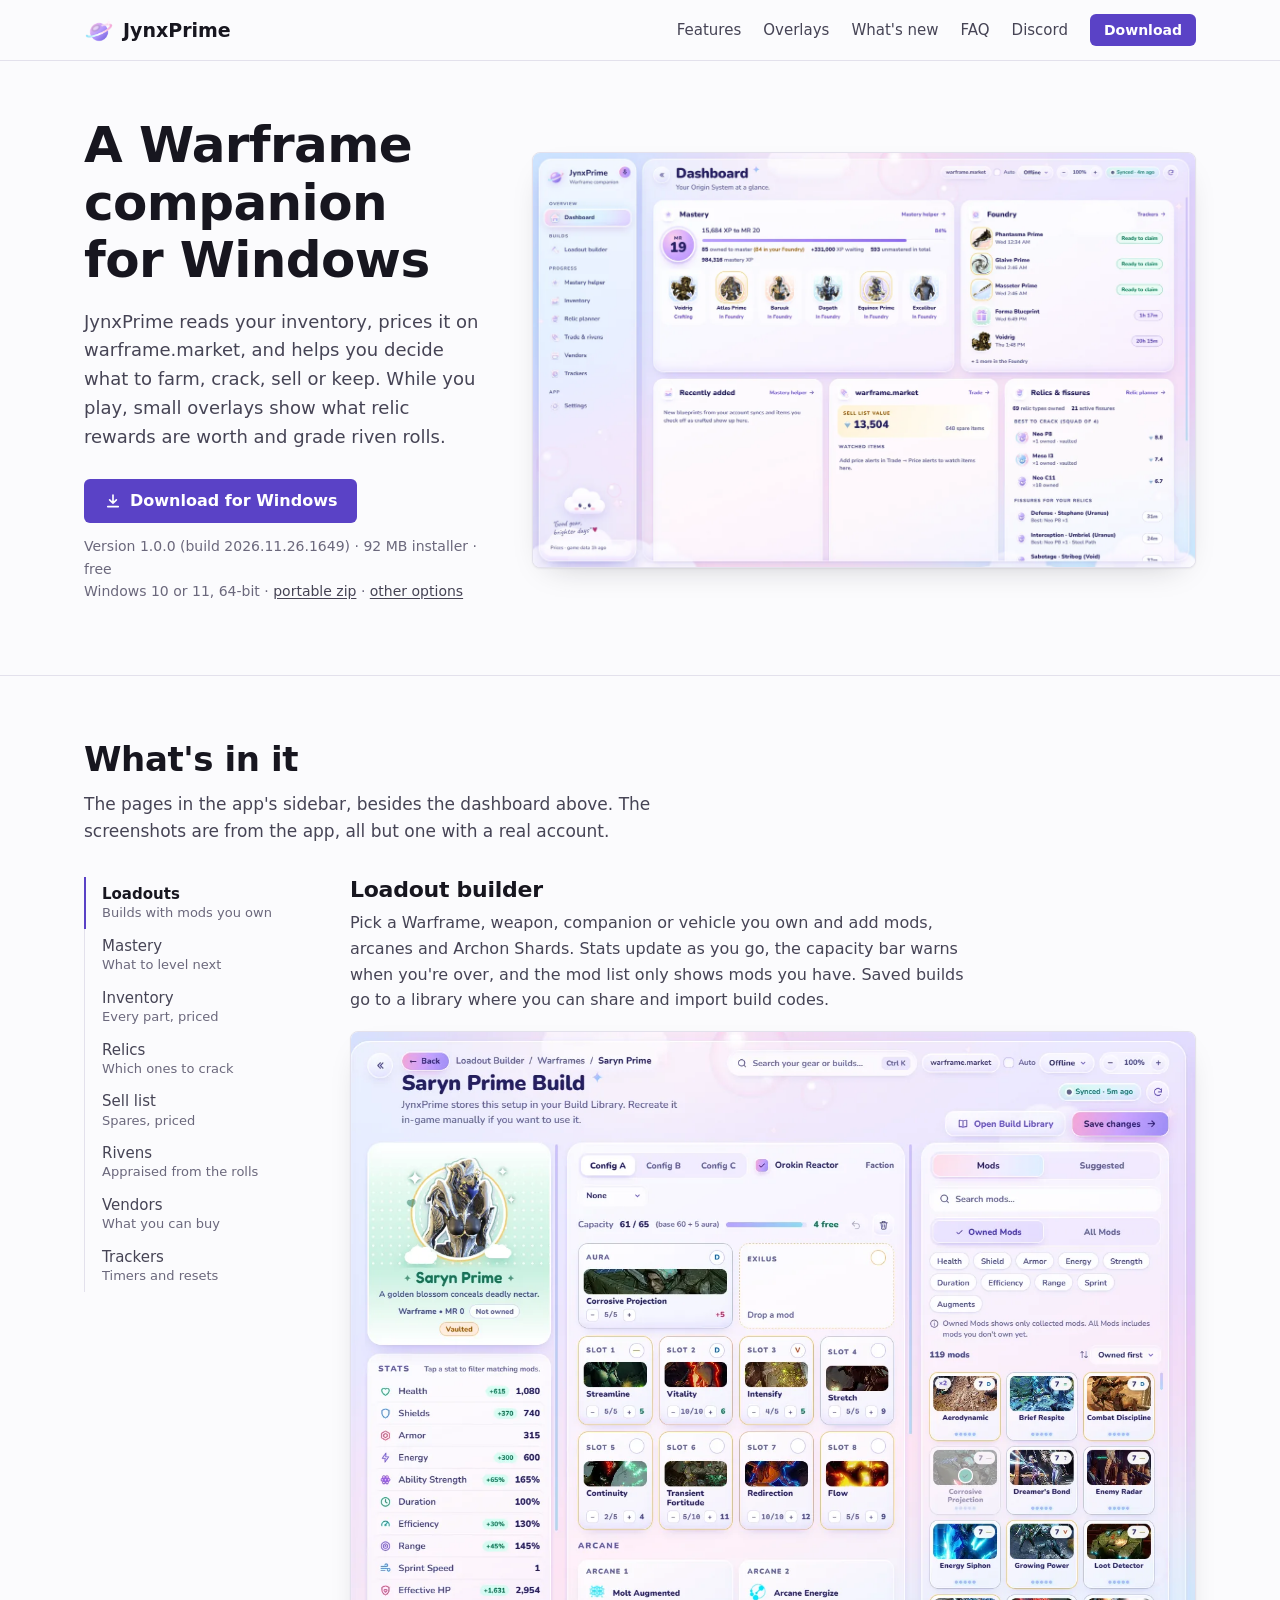
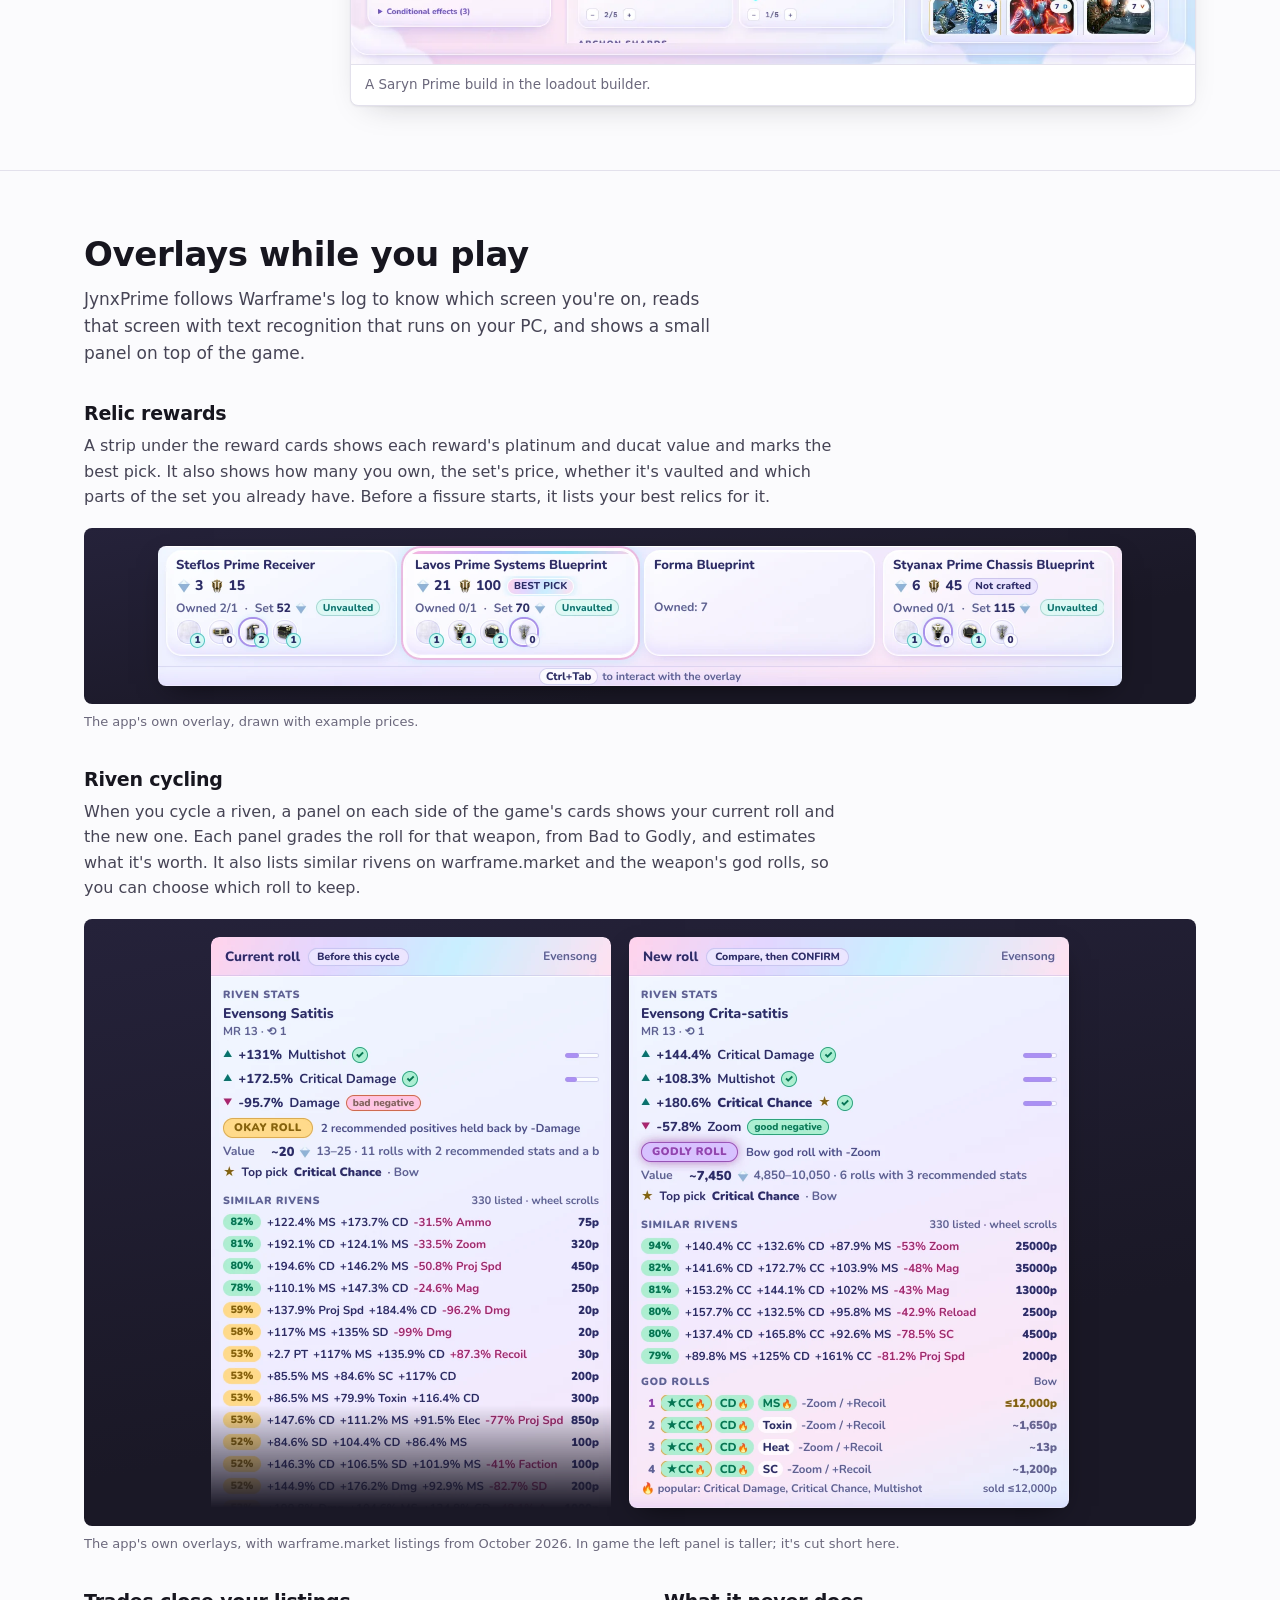
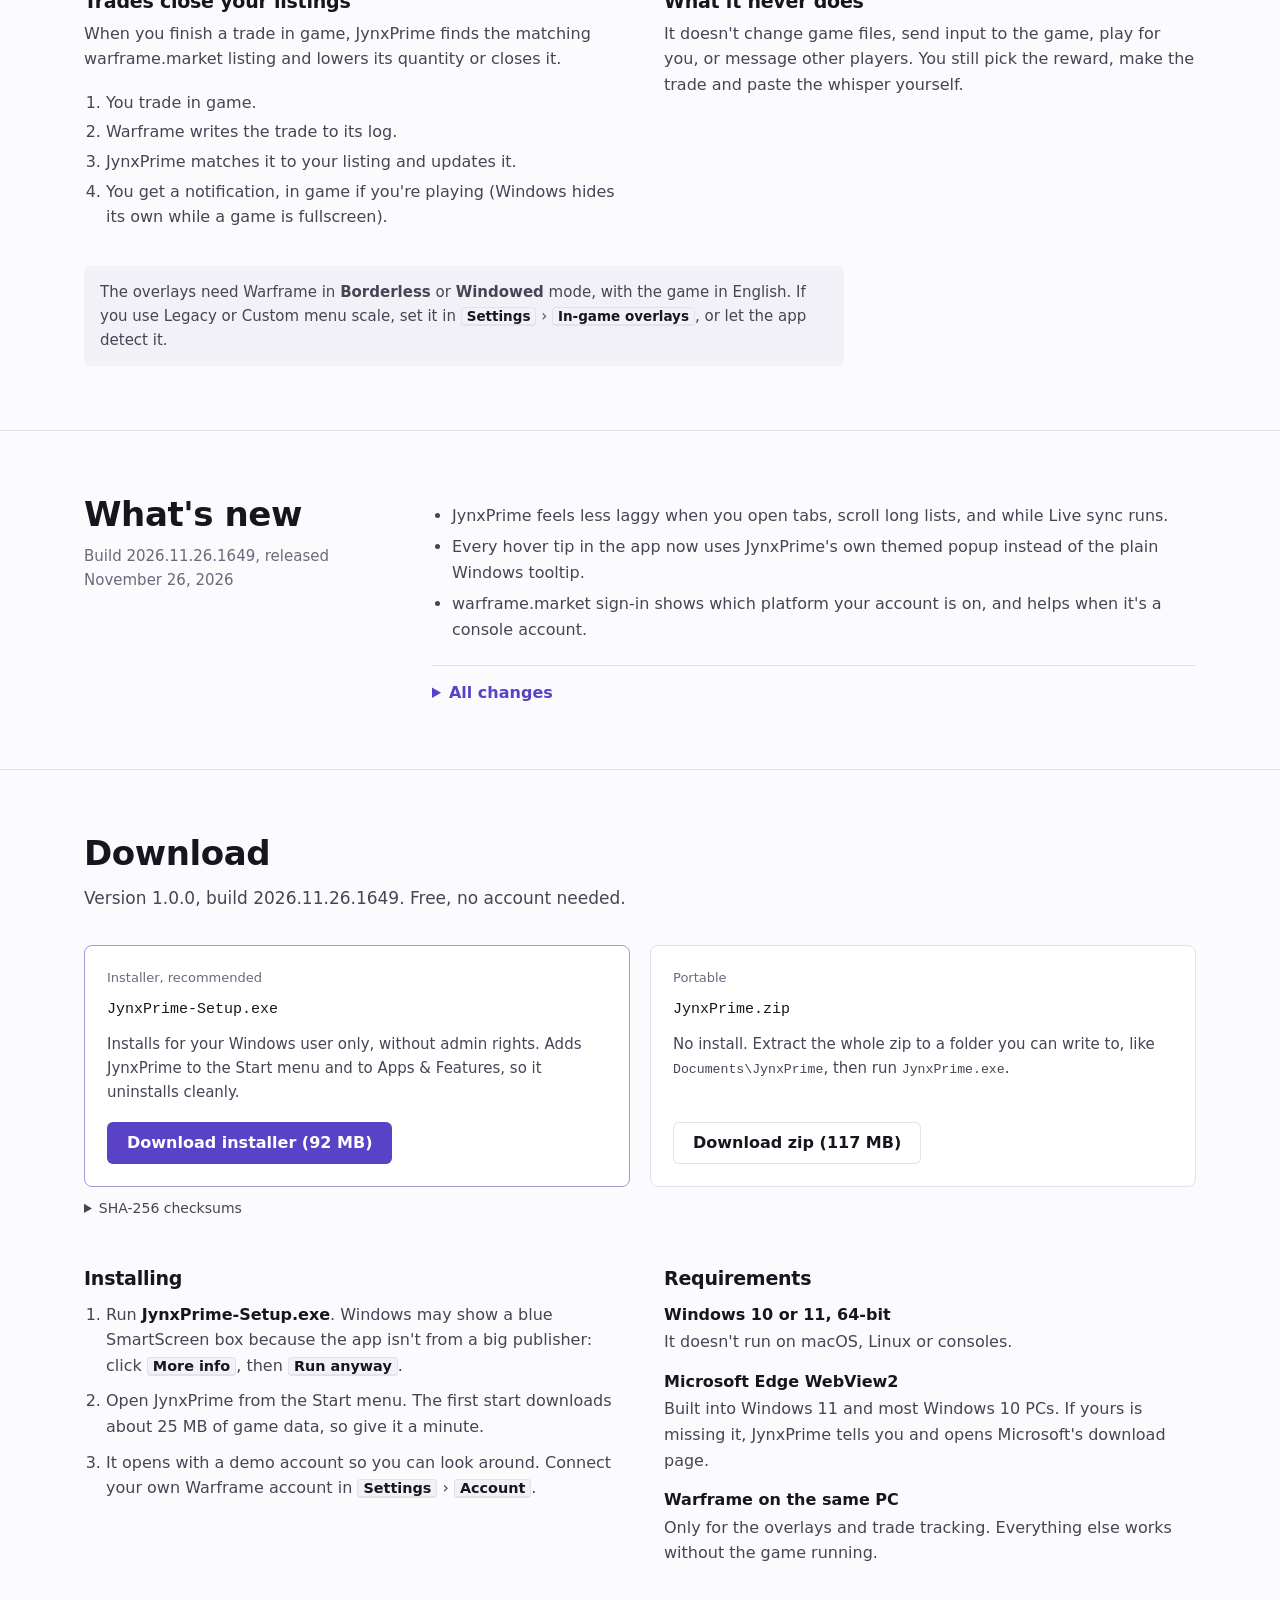
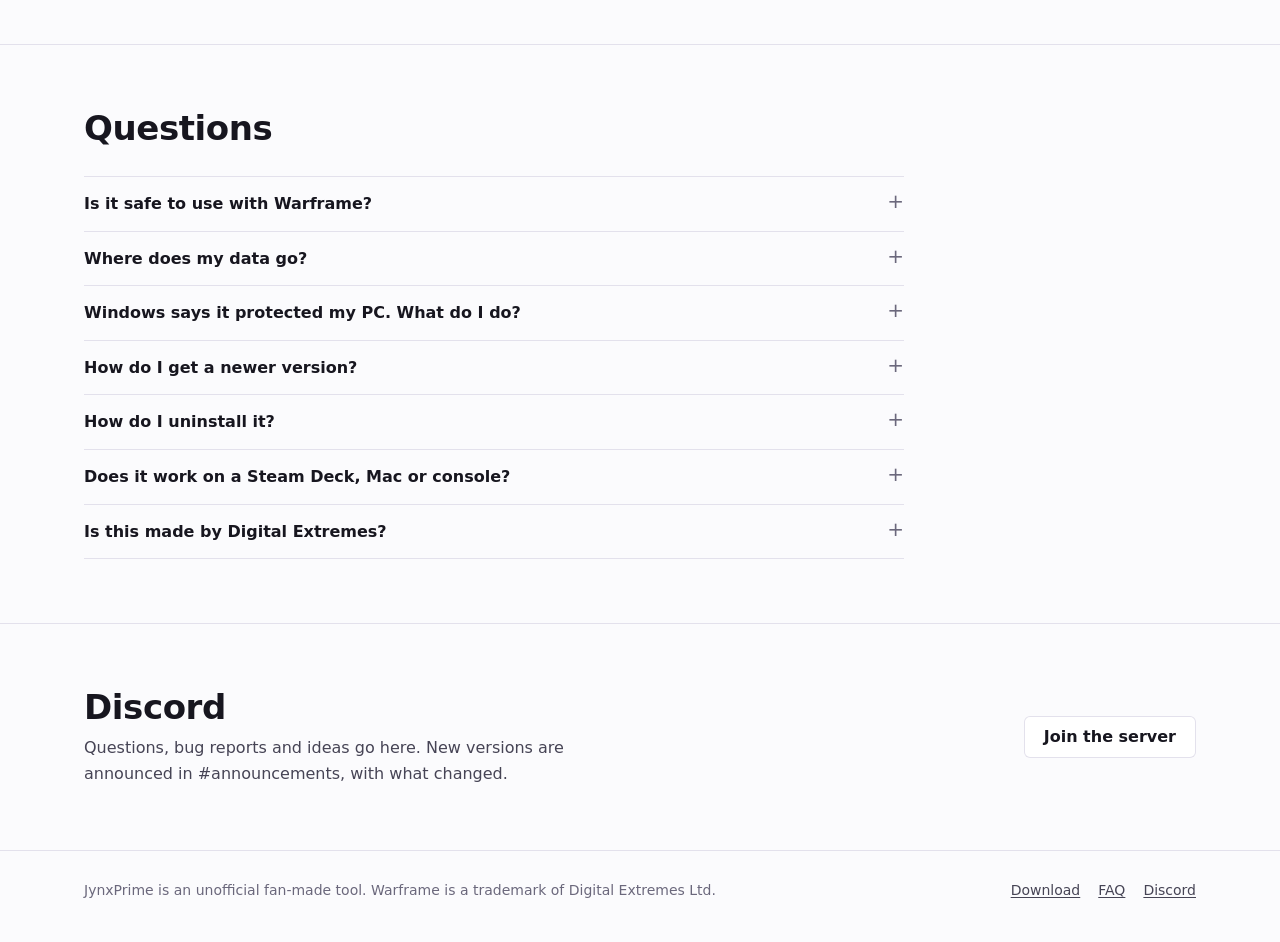
<file: index.html>
<!doctype html>
<html lang="en">
<head>
<meta charset="utf-8">
<meta name="viewport" content="width=device-width, initial-scale=1">
<title>JynxPrime: Warframe companion app for Windows</title>
<meta name="description" content="Free Windows app for Warframe players: your inventory priced on warframe.market, a relic planner, riven appraisals, a loadout builder, timers, and overlays for relic rewards and riven rolls.">
<link rel="canonical" href="https://muaphdaan.github.io/JynxPrime/">
<meta name="theme-color" content="#fbfbfd" media="(prefers-color-scheme: light)">
<meta name="theme-color" content="#111018" media="(prefers-color-scheme: dark)">
<meta property="og:type" content="website">
<meta property="og:site_name" content="JynxPrime">
<meta property="og:title" content="JynxPrime: Warframe companion app for Windows">
<meta property="og:description" content="Your inventory priced on warframe.market, a relic planner, riven appraisals, builds, timers and in-game overlays. Free for Windows 10 and 11.">
<meta property="og:url" content="https://muaphdaan.github.io/JynxPrime/">
<meta property="og:image" content="https://muaphdaan.github.io/JynxPrime/og.png">
<meta property="og:image:width" content="1200">
<meta property="og:image:height" content="630">
<meta property="og:image:alt" content="JynxPrime's dashboard next to the app's name.">
<meta name="twitter:card" content="summary_large_image">
<link rel="icon" href="favicon.ico" sizes="any">
<link rel="icon" type="image/png" href="favicon.png">
<link rel="apple-touch-icon" href="apple-touch-icon.png">
<link rel="stylesheet" href="site.css">
</head>
<body>
<a class="skip" href="#main">Skip to content</a>
<header class="site-header">
  <div class="wrap">
    <a class="brand" href="./"><img src="img/logo.png" width="30" height="30" alt="">JynxPrime</a>
    <nav class="site-nav" aria-label="Main">
      <a href="#features">Features</a>
      <a href="#overlays">Overlays</a>
      <a href="#changes">What's new</a>
      <a href="#faq">FAQ</a>
      <a href="https://discord.gg/uvfPsXu4Ax">Discord</a>
      <a class="button small" href="#download">Download</a>
    </nav>
  </div>
</header>

<main id="main">
  <section class="intro wrap" aria-labelledby="title">
    <div class="intro-text">
      <h1 id="title">A Warframe companion for Windows</h1>
      <p class="lede">JynxPrime reads your inventory, prices it on warframe.market, and helps you decide what to farm, crack, sell or keep. While you play, small overlays show what relic rewards are worth and grade riven rolls.</p>
      <div class="get">
        <a class="button" href="download/">
          <svg viewBox="0 0 24 24" aria-hidden="true"><path fill="none" stroke="currentColor" stroke-width="2.2" stroke-linecap="round" stroke-linejoin="round" d="M12 4v11m0 0-4.5-4.5M12 15l4.5-4.5M5 19.5h14"/></svg>
          Download for Windows
        </a>
        <p class="meta">Version 1.0.0 (build 2026.11.26.1649) · 92 MB installer · free<br>Windows 10 or 11, 64-bit · <a href="download/portable/">portable zip</a> · <a href="#download">other options</a></p>
      </div>
    </div>
    <figure class="shot">
      <picture>
        <source srcset="img/dashboard-dark.webp" media="(prefers-color-scheme: dark)">
        <img src="img/dashboard-light.webp" width="1400" height="875" alt="The JynxPrime dashboard: progress to the next Mastery Rank, Foundry items ready to claim, spare items worth 13,504 platinum, and the best relics for the open fissures.">
      </picture>
    </figure>
  </section>

  <section class="section" id="features" aria-labelledby="h-features">
    <div class="wrap">
      <div class="section-head">
        <h2 id="h-features">What's in it</h2>
        <p>The pages in the app's sidebar, besides the dashboard above. The screenshots are from the app, all but one with a real account.</p>
      </div>
      <div class="tour">
        <div class="tour-list" role="tablist" aria-label="App pages" aria-orientation="vertical" id="tour-list"></div>
        <div id="tour-panels"></div>
      </div>
      <noscript><p>Turn on JavaScript to flip through the screenshots.</p></noscript>
    </div>
  </section>

  <section class="section" id="overlays" aria-labelledby="h-overlays">
    <div class="wrap">
      <div class="section-head">
        <h2 id="h-overlays">Overlays while you play</h2>
        <p>JynxPrime follows Warframe's log to know which screen you're on, reads that screen with text recognition that runs on your PC, and shows a small panel on top of the game.</p>
      </div>
      <div class="showcase">
        <div class="overlay">
          <h3>Relic rewards</h3>
          <p>A strip under the reward cards shows each reward's platinum and ducat value and marks the best pick. It also shows how many you own, the set's price, whether it's vaulted and which parts of the set you already have. Before a fissure starts, it lists your best relics for it.</p>
        </div>
        <div class="game strip">
          <picture>
            <source srcset="img/overlay-reward-dark.webp" media="(prefers-color-scheme: dark)">
            <img src="img/overlay-reward-light.webp" width="964" height="140" loading="lazy" alt="The relic rewards overlay with four rewards. Lavos Prime Systems Blueprint is marked Best pick at 21 platinum and 100 ducats, and you own 3 of the 4 parts of its set, which sells for 70 platinum. Steflos Prime Receiver is worth 3 platinum and 15 ducats, and you own 2. Forma Blueprint shows Owned: 7. Styanax Prime Chassis Blueprint is worth 6 platinum and 45 ducats and is flagged Not crafted.">
          </picture>
        </div>
        <p class="note">The app's own overlay, drawn with example prices.</p>
      </div>
      <div class="showcase">
        <div class="overlay">
          <h3>Riven cycling</h3>
          <p>When you cycle a riven, a panel on each side of the game's cards shows your current roll and the new one. Each panel grades the roll for that weapon, from Bad to Godly, and estimates what it's worth. It also lists similar rivens on warframe.market and the weapon's god rolls, so you can choose which roll to keep.</p>
        </div>
        <div class="game rolls">
          <picture>
            <source srcset="img/overlay-riven-current-dark.webp" media="(prefers-color-scheme: dark)">
            <img class="cut" src="img/overlay-riven-current-light.webp" width="400" height="571" loading="lazy" alt="The left riven panel, Current roll: Evensong Satitis with +131% Multishot, +172.5% Critical Damage and a bad negative, -95.7% Damage. It is rated Okay roll, worth about 20 platinum, followed by similar rivens for sale.">
          </picture>
          <picture>
            <source srcset="img/overlay-riven-new-dark.webp" media="(prefers-color-scheme: dark)">
            <img src="img/overlay-riven-new-light.webp" width="440" height="571" loading="lazy" alt="The right riven panel, New roll: Evensong Crita-satitis with +144.4% Critical Damage, +108.3% Multishot, +180.6% Critical Chance and a good negative, -57.8% Zoom. It is rated Godly roll, worth about 7,450 platinum, with similar rivens for sale and the bow's god rolls.">
          </picture>
        </div>
        <p class="note">The app's own overlays, with warframe.market listings from October 2026. In game the left panel is taller; it's cut short here.</p>
      </div>
      <div class="overlays">
        <div class="overlay">
          <h3>Trades close your listings</h3>
          <p>When you finish a trade in game, JynxPrime finds the matching warframe.market listing and lowers its quantity or closes it.</p>
          <ol class="trade-steps">
            <li>You trade in game.</li>
            <li>Warframe writes the trade to its log.</li>
            <li>JynxPrime matches it to your listing and updates it.</li>
            <li>You get a notification, in game if you're playing (Windows hides its own while a game is fullscreen).</li>
          </ol>
        </div>
        <div class="overlay">
          <h3>What it never does</h3>
          <p>It doesn't change game files, send input to the game, play for you, or message other players. You still pick the reward, make the trade and paste the whisper yourself.</p>
        </div>
      </div>
      <p class="needs">The overlays need Warframe in <b>Borderless</b> or <b>Windowed</b> mode, with the game in English. If you use Legacy or Custom menu scale, set it in <kbd>Settings</kbd> › <kbd>In-game overlays</kbd>, or let the app detect it.</p>
    </div>
  </section>

  <section class="section" id="changes" aria-labelledby="h-changes">
    <div class="wrap changes">
      <div>
        <h2 id="h-changes">What's new</h2>
        <p class="when">Build 2026.11.26.1649, released November 26, 2026</p>
      </div>
      <div class="notes">
        <ul>
          <li>JynxPrime feels less laggy when you open tabs, scroll long lists, and while Live sync runs.</li>
          <li>Every hover tip in the app now uses JynxPrime's own themed popup instead of the plain Windows tooltip.</li>
          <li>warframe.market sign-in shows which platform your account is on, and helps when it's a console account.</li>
        </ul>
        <details><summary>All changes</summary>
          <h3>Speed</h3>
          <ul>
            <li>Item pictures are drawn once and reused, so tabs like the Relic planner open faster and lists scroll smoothly.</li>
            <li>Live sync no longer refreshes the open screen several times after each mission, and only when something actually changed.</li>
          </ul>
          <h3>Hover tips</h3>
          <ul>
            <li>Buttons, the menu, the title bar, chips, Trade, the Relic planner, Settings and the in-game overlays all show the themed hover popup.</li>
            <li>Tips show above dialogs and stay inside the window.</li>
          </ul>
          <h3>Trade &amp; rivens</h3>
          <ul>
            <li>The mouse wheel over My Listings and Recent Sales scrolls those panels again.</li>
            <li>Your warframe.market account chip shows its platform. If it's set to a console, JynxPrime offers to switch it to PC or sign out.</li>
            <li>If you sign in to the warframe.market website with a console or other button login, the sign-in box explains that it's a separate account from the one your email and password open.</li>
          </ul>
          <h3>Updates</h3>
          <ul>
            <li>An update no longer fails over and over when a file left by an earlier update can't be deleted. This build gets past it on copies that were already stuck.</li>
          </ul>
        </details>
      </div>
    </div>
  </section>

  <section class="section" id="download" aria-labelledby="h-download">
    <div class="wrap">
      <div class="section-head">
        <h2 id="h-download">Download</h2>
        <p>Version 1.0.0, build 2026.11.26.1649. Free, no account needed.</p>
      </div>
      <div class="files">
        <div class="file main">
          <span class="label">Installer, recommended</span>
          <span class="name">JynxPrime-Setup.exe</span>
          <p>Installs for your Windows user only, without admin rights. Adds JynxPrime to the Start menu and to Apps &amp; Features, so it uninstalls cleanly.</p>
          <a class="button" href="download/">Download installer (92 MB)</a>
        </div>
        <div class="file">
          <span class="label">Portable</span>
          <span class="name">JynxPrime.zip</span>
          <p>No install. Extract the whole zip to a folder you can write to, like <code>Documents\JynxPrime</code>, then run <code>JynxPrime.exe</code>.</p>
          <a class="button quiet" href="download/portable/">Download zip (117 MB)</a>
        </div>
      </div>
      <details class="sums">
        <summary>SHA-256 checksums</summary>
        <dl>
          <dt>JynxPrime-Setup.exe</dt><dd>90964d21c2346d92cccc00fb1c30c3b4c0c76e6ef04a1fa236f801fd9fdeb23a</dd>
          <dt>JynxPrime.zip</dt><dd>5f7be82229427e33ea2bff266364d312cd19d2f2ca5f9c897afa8551743e6fd3</dd>
        </dl>
      </details>
      <div class="install">
        <div>
          <h3>Installing</h3>
          <ol>
            <li>Run <b>JynxPrime-Setup.exe</b>. Windows may show a blue SmartScreen box because the app isn't from a big publisher: click <kbd>More info</kbd>, then <kbd>Run anyway</kbd>.</li>
            <li>Open JynxPrime from the Start menu. The first start downloads about 25 MB of game data, so give it a minute.</li>
            <li>It opens with a demo account so you can look around. Connect your own Warframe account in <kbd>Settings</kbd> › <kbd>Account</kbd>.</li>
          </ol>
        </div>
        <div>
          <h3>Requirements</h3>
          <dl>
            <dt>Windows 10 or 11, 64-bit</dt>
            <dd>It doesn't run on macOS, Linux or consoles.</dd>
            <dt>Microsoft Edge WebView2</dt>
            <dd>Built into Windows 11 and most Windows 10 PCs. If yours is missing it, JynxPrime tells you and opens Microsoft's download page.</dd>
            <dt>Warframe on the same PC</dt>
            <dd>Only for the overlays and trade tracking. Everything else works without the game running.</dd>
          </dl>
        </div>
      </div>
    </div>
  </section>

  <section class="section" id="faq" aria-labelledby="h-faq">
    <div class="wrap">
      <h2 id="h-faq">Questions</h2>
      <div class="faq">
        <details>
          <summary>Is it safe to use with Warframe?</summary>
          <div><p>JynxPrime only reads: Warframe's log file, your screen (for the overlays) and public data like warframe.market prices. It never changes game files or sends keyboard or mouse input to the game.</p>
          <p>The optional <b>live sync</b> reads the game's memory, read-only, to pick up inventory changes as they happen. No anti-cheat has approved it, so it's off by default, and turning it on is at your own risk.</p></div>
        </details>
        <details>
          <summary>Where does my data go?</summary>
          <div><p>It stays on your PC, in <code>%APPDATA%\JynxPrime</code>. There's no JynxPrime account or server. The overlays read the screen with text recognition that runs locally, so no screenshots are uploaded.</p>
          <p>If you sign in to warframe.market, your password goes straight to warframe.market and only the session is kept, encrypted with your Windows account.</p></div>
        </details>
        <details>
          <summary>Windows says it protected my PC. What do I do?</summary>
          <div><p>That's SmartScreen, which warns about any download it hasn't seen from many people yet. Click <kbd>More info</kbd>, then <kbd>Run anyway</kbd>. You can compare the file with the SHA-256 checksum above if you want to be sure it's the real one.</p></div>
        </details>
        <details>
          <summary>How do I get a newer version?</summary>
          <div><p>New versions are posted in the Discord and on this page. Download the installer again and run it: it installs over the old version, and your account, builds and settings are kept.</p></div>
        </details>
        <details>
          <summary>How do I uninstall it?</summary>
          <div><p>Open <kbd>Settings</kbd> › <kbd>Apps</kbd> in Windows, find JynxPrime and click <kbd>Uninstall</kbd>. Your data in <code>%APPDATA%\JynxPrime</code> is left alone; delete that folder too if you want everything gone. For the portable zip, delete its folder.</p></div>
        </details>
        <details>
          <summary>Does it work on a Steam Deck, Mac or console?</summary>
          <div><p>No, only on Windows 10 and 11 PCs.</p></div>
        </details>
        <details>
          <summary>Is this made by Digital Extremes?</summary>
          <div><p>No. JynxPrime is an unofficial fan-made tool and isn't affiliated with or endorsed by Digital Extremes.</p></div>
        </details>
      </div>
    </div>
  </section>

  <section class="section" id="discord" aria-labelledby="h-discord">
    <div class="wrap community">
      <div>
        <h2 id="h-discord">Discord</h2>
        <p>Questions, bug reports and ideas go here. New versions are announced in #announcements, with what changed.</p>
      </div>
      <a class="button quiet" href="https://discord.gg/uvfPsXu4Ax">Join the server</a>
    </div>
  </section>
</main>

<footer class="site-footer">
  <div class="wrap">
    <span>JynxPrime is an unofficial fan-made tool. Warframe is a trademark of Digital Extremes Ltd.</span>
    <nav aria-label="Footer">
      <a href="#download">Download</a>
      <a href="#faq">FAQ</a>
      <a href="https://discord.gg/uvfPsXu4Ax">Discord</a>
    </nav>
  </div>
</footer>

<script>
(function () {
  var pages = [
    { id: 'loadouts', name: 'Loadouts', sub: 'Builds with mods you own', img: 'builder', w: 1335, h: 1000,
      title: 'Loadout builder',
      text: "Pick a Warframe, weapon, companion or vehicle you own and add mods, arcanes and Archon Shards. Stats update as you go, the capacity bar warns when you're over, and the mod list only shows mods you have. Saved builds go to a library where you can share and import build codes.",
      cap: 'A Saryn Prime build in the loadout builder.' },
    { id: 'mastery', name: 'Mastery', sub: 'What to level next', img: 'mastery', w: 1290, h: 690,
      title: 'Mastery helper',
      text: "Everything you haven't mastered yet, sorted by Mastery XP or by how long it takes to get. It tells you when you're ready for your rank-up test, marks vaulted items, and lists the relics that drop each missing part.",
      cap: 'Rank, total XP, star chart and Steel Path progress.' },
    { id: 'inventory', name: 'Inventory', sub: 'Every part, priced', img: 'inventory', w: 1276, h: 664,
      title: 'Inventory',
      text: 'Parts and blueprints, relics, mods, arcanes, misc items and sets, each with current warframe.market sell and buy prices. Click an item to see where it drops, with relic chances.',
      cap: 'Inventory categories with counts and rough platinum values.' },
    { id: 'relics', name: 'Relics', sub: 'Which ones to crack', img: 'relics', w: 1288, h: 862,
      title: 'Relic planner',
      text: 'Every relic you own, Requiem relics included, ranked by expected platinum or ducats for your squad size and refinement. Void fissures (Steel Path and Void Storms too), Arbitration and the open-world cycles are listed beside it.',
      cap: 'Relics sorted by platinum, with the open fissures on the right. An example account, with example prices.' },
    { id: 'sell', name: 'Sell list', sub: 'Spares, priced', img: 'sell', w: 1310, h: 900,
      title: 'Sell list',
      text: "JynxPrime works out what's spare (duplicates, and parts of sets you've already mastered) and prices each item. Tick what you want to sell and list it on warframe.market in one go. The Trade page also has market search with one-click whispers, your trade history and price alerts.",
      cap: '220 spare items worth about 2,436 platinum.' },
    { id: 'rivens', name: 'Rivens', sub: 'Appraised from the rolls', img: 'rivens', w: 1245, h: 500,
      title: 'Rivens',
      text: "Each riven you own is appraised from its rolls, rank and the weapon's disposition, against similar rivens on warframe.market. You get a price range and a verdict: sell, reroll or keep. Post it as an auction or copy a trade chat message.",
      cap: 'Rivens from the inventory, with appraisals.' },
    { id: 'vendors', name: 'Vendors', sub: 'What you can buy', img: 'vendors', w: 1310, h: 850,
      title: 'Vendors',
      text: 'About 80 vendors grouped by faction, with your standing and rank, what you already own or have mastered, and how much more standing each item needs. Limited-stock items are tracked too.',
      cap: 'Vendors by faction, with what you can afford right now.' },
    { id: 'trackers', name: 'Trackers', sub: 'Timers and resets', img: 'trackers', w: 1310, h: 860,
      title: 'Trackers',
      text: "Open-world cycles, Arbitration, Sortie, Archon Hunt, Steel Path Honors, Baro Ki'Teer and Nightwave, with checkboxes for your dailies and weeklies. Other tabs cover the Foundry, Incarnon Genesis adapters and the Helminth.",
      cap: 'Daily and weekly checklist with Nightwave challenges.' }
  ];
  var list = document.getElementById('tour-list');
  var holder = document.getElementById('tour-panels');
  function el(tag, attrs, text) {
    var e = document.createElement(tag);
    for (var k in attrs) e.setAttribute(k, attrs[k]);
    if (text) e.textContent = text;
    return e;
  }
  pages.forEach(function (p, i) {
    var b = el('button', { type: 'button', id: 'tab-' + p.id, role: 'tab', 'aria-controls': 'panel-' + p.id,
                           'aria-selected': i === 0 ? 'true' : 'false', tabindex: i === 0 ? '0' : '-1' }, p.name);
    b.appendChild(el('small', {}, p.sub));
    list.appendChild(b);

    var d = el('div', { id: 'panel-' + p.id, role: 'tabpanel', 'aria-labelledby': b.id, 'class': 'tour-panel' });
    d.hidden = i !== 0;
    d.appendChild(el('h3', {}, p.title));
    d.appendChild(el('p', {}, p.text));
    var fig = el('figure', { 'class': 'shot' });
    var pic = el('picture');
    if (p.dark) pic.appendChild(el('source', { srcset: 'img/' + p.dark + '.webp', media: '(prefers-color-scheme: dark)' }));
    pic.appendChild(el('img', { src: 'img/' + p.img + '.webp', width: p.w, height: p.h, alt: p.cap, loading: 'lazy' }));
    fig.appendChild(pic);
    fig.appendChild(el('figcaption', {}, p.cap));
    d.appendChild(fig);
    holder.appendChild(d);
  });

  var tabs = Array.prototype.slice.call(list.querySelectorAll('[role=tab]'));
  function select(t, focus) {
    tabs.forEach(function (x) {
      var on = x === t;
      x.setAttribute('aria-selected', on ? 'true' : 'false');
      x.tabIndex = on ? 0 : -1;
      document.getElementById(x.getAttribute('aria-controls')).hidden = !on;
    });
    if (focus) t.focus();
    if (window.matchMedia('(max-width: 960px)').matches) t.scrollIntoView({ block: 'nearest', inline: 'nearest' });
  }
  list.addEventListener('click', function (e) {
    var t = e.target.closest('[role=tab]');
    if (t) select(t, false);
  });
  list.addEventListener('keydown', function (e) {
    var i = tabs.indexOf(document.activeElement);
    if (i < 0) return;
    var step = { ArrowDown: 1, ArrowRight: 1, ArrowUp: -1, ArrowLeft: -1 }[e.key];
    if (step) { e.preventDefault(); select(tabs[(i + step + tabs.length) % tabs.length], true); }
    if (e.key === 'Home') { e.preventDefault(); select(tabs[0], true); }
    if (e.key === 'End') { e.preventDefault(); select(tabs[tabs.length - 1], true); }
  });
})();
</script>
</body>
</html>
</file>
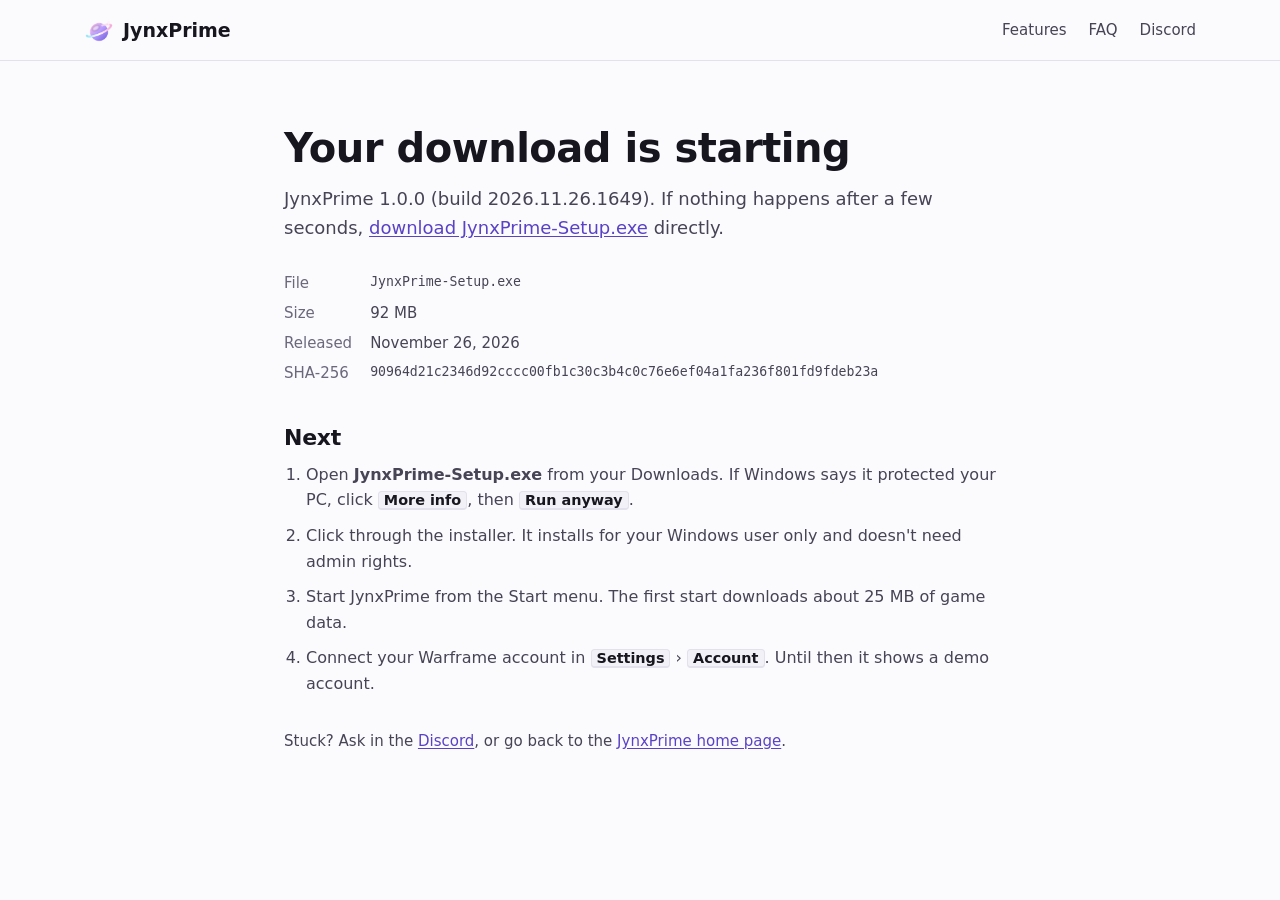
<file: download/index.html>
<!doctype html>
<html lang="en">
<head>
<meta charset="utf-8">
<meta name="viewport" content="width=device-width, initial-scale=1">
<title>Downloading JynxPrime-Setup.exe · JynxPrime</title>
<meta name="robots" content="noindex">
<meta http-equiv="refresh" content="1;url=https://github.com/Muaphdaan/JynxPrime/releases/download/v2026.11.26.1649/JynxPrime-Setup.exe">
<link rel="icon" href="../favicon.ico" sizes="any">
<link rel="icon" type="image/png" href="../favicon.png">
<link rel="stylesheet" href="../site.css">
</head>
<body>
<header class="site-header">
  <div class="wrap">
    <a class="brand" href="../"><img src="../img/logo.png" width="30" height="30" alt="">JynxPrime</a>
    <nav class="site-nav" aria-label="Main">
      <a href="../#features">Features</a>
      <a href="../#faq">FAQ</a>
      <a href="https://discord.gg/uvfPsXu4Ax">Discord</a>
    </nav>
  </div>
</header>
<main class="wrap page">
  <h1>Your download is starting</h1>
  <p class="lede">JynxPrime 1.0.0 (build 2026.11.26.1649). If nothing happens after a few seconds, <a href="https://github.com/Muaphdaan/JynxPrime/releases/download/v2026.11.26.1649/JynxPrime-Setup.exe" download>download JynxPrime-Setup.exe</a> directly.</p>
  <dl class="facts">
    <dt>File</dt><dd class="mono">JynxPrime-Setup.exe</dd>
    <dt>Size</dt><dd>92 MB</dd>
    <dt>Released</dt><dd>November 26, 2026</dd>
    <dt>SHA-256</dt><dd class="mono">90964d21c2346d92cccc00fb1c30c3b4c0c76e6ef04a1fa236f801fd9fdeb23a</dd>
  </dl>
  <h2>Next</h2>
  <ol>
    <li>Open <b>JynxPrime-Setup.exe</b> from your Downloads. If Windows says it protected your PC, click <kbd>More info</kbd>, then <kbd>Run anyway</kbd>.</li>
    <li>Click through the installer. It installs for your Windows user only and doesn't need admin rights.</li>
    <li>Start JynxPrime from the Start menu. The first start downloads about 25 MB of game data.</li>
    <li>Connect your Warframe account in <kbd>Settings</kbd> › <kbd>Account</kbd>. Until then it shows a demo account.</li>
  </ol>
  <p class="lede" style="font-size:15px;margin-top:32px">Stuck? Ask in the <a href="https://discord.gg/uvfPsXu4Ax">Discord</a>, or go back to the <a href="../">JynxPrime home page</a>.</p>
</main>
</body>
</html>
</file>
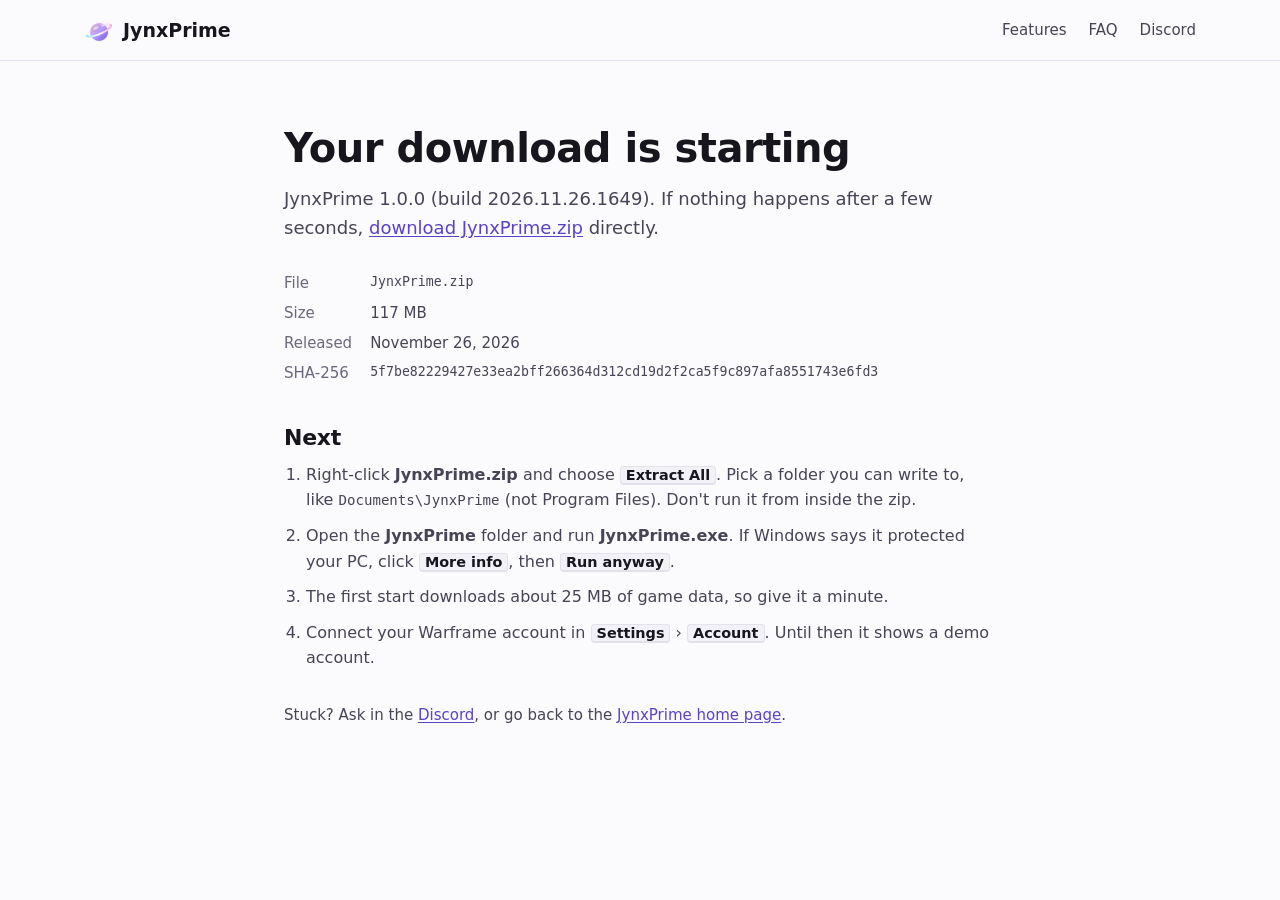
<file: download/portable/index.html>
<!doctype html>
<html lang="en">
<head>
<meta charset="utf-8">
<meta name="viewport" content="width=device-width, initial-scale=1">
<title>Downloading JynxPrime.zip · JynxPrime</title>
<meta name="robots" content="noindex">
<meta http-equiv="refresh" content="1;url=https://github.com/Muaphdaan/JynxPrime/releases/download/v2026.11.26.1649/JynxPrime.zip">
<link rel="icon" href="../../favicon.ico" sizes="any">
<link rel="icon" type="image/png" href="../../favicon.png">
<link rel="stylesheet" href="../../site.css">
</head>
<body>
<header class="site-header">
  <div class="wrap">
    <a class="brand" href="../../"><img src="../../img/logo.png" width="30" height="30" alt="">JynxPrime</a>
    <nav class="site-nav" aria-label="Main">
      <a href="../../#features">Features</a>
      <a href="../../#faq">FAQ</a>
      <a href="https://discord.gg/uvfPsXu4Ax">Discord</a>
    </nav>
  </div>
</header>
<main class="wrap page">
  <h1>Your download is starting</h1>
  <p class="lede">JynxPrime 1.0.0 (build 2026.11.26.1649). If nothing happens after a few seconds, <a href="https://github.com/Muaphdaan/JynxPrime/releases/download/v2026.11.26.1649/JynxPrime.zip" download>download JynxPrime.zip</a> directly.</p>
  <dl class="facts">
    <dt>File</dt><dd class="mono">JynxPrime.zip</dd>
    <dt>Size</dt><dd>117 MB</dd>
    <dt>Released</dt><dd>November 26, 2026</dd>
    <dt>SHA-256</dt><dd class="mono">5f7be82229427e33ea2bff266364d312cd19d2f2ca5f9c897afa8551743e6fd3</dd>
  </dl>
  <h2>Next</h2>
  <ol>
    <li>Right-click <b>JynxPrime.zip</b> and choose <kbd>Extract All</kbd>. Pick a folder you can write to, like <code>Documents\JynxPrime</code> (not Program Files). Don't run it from inside the zip.</li>
    <li>Open the <b>JynxPrime</b> folder and run <b>JynxPrime.exe</b>. If Windows says it protected your PC, click <kbd>More info</kbd>, then <kbd>Run anyway</kbd>.</li>
    <li>The first start downloads about 25 MB of game data, so give it a minute.</li>
    <li>Connect your Warframe account in <kbd>Settings</kbd> › <kbd>Account</kbd>. Until then it shows a demo account.</li>
  </ol>
  <p class="lede" style="font-size:15px;margin-top:32px">Stuck? Ask in the <a href="https://discord.gg/uvfPsXu4Ax">Discord</a>, or go back to the <a href="../../">JynxPrime home page</a>.</p>
</main>
</body>
</html>
</file>
<file: site.css>
/* JynxPrime website. Shared by index.html, 404.html and the download pages.
   System fonts only (Segoe UI on Windows), so the page makes no third-party requests. */

:root {
  --bg: #fbfbfd;
  --surface: #ffffff;
  --surface-2: #f2f1f7;
  --text: #17161f;
  --text-2: #464455;
  --text-3: #6b687c;
  --line: #e3e1ec;
  --accent: #5a42c6;
  --accent-hover: #4932ad;
  --accent-ink: #ffffff;
  --accent-soft: #eeeaff;
  --ok: #17785f;
  --plat: #5a42c6;
  --shadow: 0 1px 2px rgba(23, 22, 31, .06), 0 12px 32px -18px rgba(23, 22, 31, .28);
  --font: "Segoe UI Variable Text", "Segoe UI", system-ui, -apple-system, "Helvetica Neue", Arial, sans-serif;
  --font-head: "Segoe UI Variable Display", "Segoe UI", system-ui, -apple-system, "Helvetica Neue", Arial, sans-serif;
  --mono: "Cascadia Mono", Consolas, ui-monospace, "SF Mono", Menlo, monospace;
  color-scheme: light;
}
@media (prefers-color-scheme: dark) {
  :root {
    --bg: #111018;
    --surface: #18171f;
    --surface-2: #211f2b;
    --text: #ecebf3;
    --text-2: #bdbacb;
    --text-3: #908ca5;
    --line: #2d2b3a;
    --accent: #b6a3ff;
    --accent-hover: #cabbff;
    --accent-ink: #15122a;
    --accent-soft: #29223f;
    --ok: #6fd9b7;
    --plat: #c9bbff;
    --shadow: 0 1px 2px rgba(0, 0, 0, .4), 0 16px 36px -20px rgba(0, 0, 0, .8);
    color-scheme: dark;
  }
}

*, *::before, *::after { box-sizing: border-box; }
html { -webkit-text-size-adjust: 100%; scroll-padding-top: 72px; }
body {
  margin: 0;
  background: var(--bg);
  color: var(--text);
  font: 400 16px/1.6 var(--font);
}
img { max-width: 100%; height: auto; display: block; }
a { color: var(--accent); text-underline-offset: 2px; }
a:hover { color: var(--accent-hover); }
:focus-visible { outline: 2px solid var(--accent); outline-offset: 2px; border-radius: 3px; }
h1, h2, h3 { font-family: var(--font-head); line-height: 1.15; margin: 0; letter-spacing: -.012em; text-wrap: balance; }
h2 { font-size: clamp(26px, 3.2vw, 34px); font-weight: 700; }
h3 { font-size: 19px; font-weight: 650; }
p { margin: 0; }
code, .mono { font-family: var(--mono); font-size: .88em; }
kbd { font-family: var(--font); font-size: .9em; font-weight: 600; color: var(--text); background: var(--surface-2); border: 1px solid var(--line); border-bottom-width: 2px; border-radius: 4px; padding: 0 5px; white-space: nowrap; }
[hidden] { display: none !important; }

.wrap { width: 100%; max-width: 1160px; margin-inline: auto; padding-inline: 24px; }
.skip { position: absolute; left: -9999px; top: 8px; background: var(--surface); padding: 8px 12px; z-index: 10; }
.skip:focus { left: 8px; }

/* header */
.site-header { position: sticky; top: 0; z-index: 5; background: color-mix(in srgb, var(--bg) 88%, transparent); backdrop-filter: saturate(1.4) blur(8px); border-bottom: 1px solid var(--line); }
.site-header .wrap { display: flex; align-items: center; justify-content: space-between; gap: 16px; min-height: 60px; }
.brand { display: inline-flex; align-items: center; gap: 9px; color: var(--text); text-decoration: none; font-family: var(--font-head); font-weight: 700; font-size: 19px; }
.brand img { width: 30px; height: 30px; }
.site-nav { display: flex; align-items: center; gap: 22px; }
.site-nav a { color: var(--text-2); text-decoration: none; font-size: 15px; }
.site-nav a:hover { color: var(--text); }
.site-nav .button { color: var(--accent-ink); }

/* buttons */
.button {
  display: inline-flex; align-items: center; gap: 8px;
  background: var(--accent); color: var(--accent-ink); text-decoration: none;
  font-family: var(--font-head); font-weight: 600; font-size: 16px; line-height: 1;
  padding: 13px 20px; border-radius: 6px; border: 0;
}
.button:hover { background: var(--accent-hover); color: var(--accent-ink); }
.button svg { width: 18px; height: 18px; flex: none; }
.button.small { font-size: 14px; padding: 9px 14px; }
.button.quiet { background: var(--surface); color: var(--text); box-shadow: inset 0 0 0 1px var(--line); }
.button.quiet:hover { background: var(--surface-2); color: var(--text); }

/* intro */
.intro { display: grid; grid-template-columns: minmax(0, 400px) minmax(0, 1fr); gap: 48px; align-items: center; padding-block: 56px 72px; }
.intro h1 { font-size: clamp(34px, 4.6vw, 50px); font-weight: 700; }
.lede { font-size: 18px; color: var(--text-2); margin-top: 18px; }
.get { margin-top: 28px; }
.get .meta { margin-top: 12px; font-size: 14px; color: var(--text-3); }
.get .meta a { color: var(--text-2); }
.shot { margin: 0; border: 1px solid var(--line); border-radius: 8px; overflow: hidden; background: var(--surface); box-shadow: var(--shadow); }
.shot figcaption { font-size: 13.5px; color: var(--text-3); padding: 9px 14px; border-top: 1px solid var(--line); }

/* sections */
.section { padding-block: 64px; border-top: 1px solid var(--line); }
.section-head { max-width: 640px; }
.section-head p { color: var(--text-2); margin-top: 12px; font-size: 17px; }

/* feature tour */
.tour { display: grid; grid-template-columns: 230px minmax(0, 1fr); gap: 36px; margin-top: 32px; align-items: start; }
.tour-list { display: flex; flex-direction: column; border-left: 1px solid var(--line); position: sticky; top: 84px; }
.tour-list button {
  all: unset; box-sizing: border-box; cursor: pointer; display: block; padding: 7px 0 7px 16px; margin-left: -1px;
  border-left: 2px solid transparent; color: var(--text-2); font-size: 15px; line-height: 1.35;
}
.tour-list button small { display: block; color: var(--text-3); font-size: 13px; }
.tour-list button:hover { color: var(--text); }
.tour-list button[aria-selected="true"] { border-left-color: var(--accent); color: var(--text); font-weight: 600; }
.tour-list button[aria-selected="true"] small { font-weight: 400; }
.tour-list button:focus-visible { outline: 2px solid var(--accent); outline-offset: -2px; }
.tour-panel h3 { font-size: 22px; }
.tour-panel > p { color: var(--text-2); margin-top: 8px; max-width: 62ch; }
.tour-panel .shot { margin-top: 18px; }

/* overlays */
.overlays { display: grid; grid-template-columns: repeat(2, minmax(0, 1fr)); gap: 40px 48px; margin-top: 36px; }
.overlay p { color: var(--text-2); margin-top: 8px; }
.overlay .note { font-size: 13px; color: var(--text-3); margin-top: 8px; }
.showcase { margin-top: 36px; }
.showcase .overlay { max-width: 760px; }
.showcase .note { font-size: 13px; color: var(--text-3); margin-top: 8px; }
/* The game behind the overlays: the pictures are the app's own overlay windows (rendered 2x), with Windows 11's
   rounded window corners. A narrow screen scrolls the reward strip sideways instead of shrinking its text. */
.game { margin-top: 18px; border-radius: 8px; background: #1d1b2b; background-image: linear-gradient(170deg, #25223a, #1a1826 70%); padding: 18px; overflow-x: auto; }
.game img { border-radius: 8px; box-shadow: 0 10px 28px -12px rgba(0, 0, 0, .7); }
.game.strip img { width: 964px; max-width: none; margin-inline: auto; }
.game.rolls { display: flex; flex-wrap: wrap; justify-content: center; align-items: flex-start; gap: 18px; }
.game.rolls img.cut { border-radius: 8px 8px 0 0; -webkit-mask-image: linear-gradient(#000 82%, transparent); mask-image: linear-gradient(#000 82%, transparent); }
.trade-steps { margin: 18px 0 0; padding-left: 22px; color: var(--text-2); display: grid; gap: 4px; }
.needs { margin-top: 36px; padding: 14px 16px; border-radius: 6px; background: var(--surface-2); color: var(--text-2); font-size: 15px; max-width: 760px; }

/* what's new */
.changes { display: grid; grid-template-columns: minmax(0, 300px) minmax(0, 1fr); gap: 48px; }
.changes .when { color: var(--text-3); margin-top: 10px; font-size: 15px; }
.notes h3 { font-size: 17px; margin-top: 22px; }
.notes h3:first-child { margin-top: 0; }
.notes ul { margin: 8px 0 0; padding-left: 20px; color: var(--text-2); display: grid; gap: 6px; }
.notes p { color: var(--text-2); margin-top: 8px; }
.notes strong { color: var(--text); font-weight: 600; }
.notes details { margin-top: 22px; border-top: 1px solid var(--line); padding-top: 14px; }
.notes summary { cursor: pointer; color: var(--accent); font-weight: 600; }

/* download */
.files { display: grid; grid-template-columns: repeat(2, minmax(0, 1fr)); gap: 20px; margin-top: 32px; }
.file { border: 1px solid var(--line); border-radius: 8px; padding: 22px; background: var(--surface); display: flex; flex-direction: column; gap: 10px; }
.file.main { border-color: color-mix(in srgb, var(--accent) 45%, var(--line)); }
.file .label { font-size: 13px; color: var(--text-3); }
.file .name { font-family: var(--mono); font-size: 15px; }
.file p { color: var(--text-2); font-size: 15px; }
.file .button { align-self: flex-start; margin-top: auto; }
.file p { margin-bottom: 8px; }
.release-info { margin-top: 18px; color: var(--text-3); font-size: 14px; }
.sums { margin-top: 10px; font-size: 14px; color: var(--text-3); }
.sums summary { cursor: pointer; color: var(--text-2); }
.sums dl { margin: 10px 0 0; display: grid; grid-template-columns: max-content minmax(0, 1fr); gap: 4px 14px; }
.sums dt { color: var(--text-2); }
.sums dd { margin: 0; font-family: var(--mono); font-size: 12.5px; overflow-wrap: anywhere; }
.install { display: grid; grid-template-columns: minmax(0, 1fr) minmax(0, 1fr); gap: 48px; margin-top: 48px; }
.install ol { margin: 12px 0 0; padding-left: 22px; display: grid; gap: 10px; color: var(--text-2); }
.install ol b { color: var(--text); font-weight: 600; }
.install dl { margin: 12px 0 0; color: var(--text-2); }
.install dt { color: var(--text); font-weight: 600; }
.install dd { margin: 2px 0 14px; }

/* faq */
.faq { margin-top: 28px; max-width: 820px; border-top: 1px solid var(--line); }
.faq details { border-bottom: 1px solid var(--line); }
.faq summary { cursor: pointer; padding: 14px 0; font-weight: 600; list-style: none; display: flex; justify-content: space-between; gap: 16px; }
.faq summary::-webkit-details-marker { display: none; }
.faq summary::after { content: "+"; color: var(--text-3); font-weight: 400; font-size: 20px; line-height: 1; }
.faq details[open] summary::after { content: "–"; }
.faq details > div { padding: 0 0 16px; color: var(--text-2); max-width: 70ch; display: grid; gap: 8px; }

/* discord */
.community { display: flex; flex-wrap: wrap; align-items: center; justify-content: space-between; gap: 20px 40px; }
.community p { color: var(--text-2); margin-top: 8px; max-width: 56ch; }

/* footer */
.site-footer { border-top: 1px solid var(--line); padding-block: 28px 40px; font-size: 14px; color: var(--text-3); }
.site-footer .wrap { display: flex; flex-wrap: wrap; justify-content: space-between; gap: 12px 32px; }
.site-footer nav { display: flex; gap: 18px; }
.site-footer a { color: var(--text-2); }

/* small pages: download, 404 */
.page { padding-block: 64px 80px; max-width: 760px; }
.page h1 { font-size: clamp(30px, 4vw, 40px); }
.page .lede { margin-top: 14px; }
.page .facts { margin-top: 28px; display: grid; grid-template-columns: max-content minmax(0, 1fr); gap: 6px 18px; font-size: 15px; }
.page .facts dt { color: var(--text-3); }
.page .facts dd { margin: 0; color: var(--text-2); overflow-wrap: anywhere; }
.page h2 { font-size: 22px; margin-top: 40px; }
.page ol { margin: 12px 0 0; padding-left: 22px; display: grid; gap: 10px; color: var(--text-2); }

@media (max-width: 960px) {
  .intro { grid-template-columns: minmax(0, 1fr); gap: 36px; padding-top: 40px; }
  .intro-text { max-width: 560px; }
  .tour { grid-template-columns: minmax(0, 1fr); gap: 20px; }
  .tour-list { position: static; flex-direction: row; overflow-x: auto; border-left: 0; border-bottom: 1px solid var(--line); scrollbar-width: thin; }
  .tour-list button { padding: 8px 14px; margin: 0 0 -1px; border-left: 0; border-bottom: 2px solid transparent; white-space: nowrap; }
  .tour-list button[aria-selected="true"] { border-bottom-color: var(--accent); }
  .tour-list button small { display: none; }
  .overlays, .changes, .install { grid-template-columns: minmax(0, 1fr); gap: 32px; }
}
@media (max-width: 720px) {
  .wrap { padding-inline: 16px; }
  .site-nav a:not(.button) { display: none; }
  .files { grid-template-columns: minmax(0, 1fr); }
  .section { padding-block: 48px; }
  .page .facts { grid-template-columns: minmax(0, 1fr); gap: 0; }
  .page .facts dd { margin-bottom: 8px; }
}
@media (prefers-reduced-motion: no-preference) {
  html { scroll-behavior: smooth; }
}
</file>
